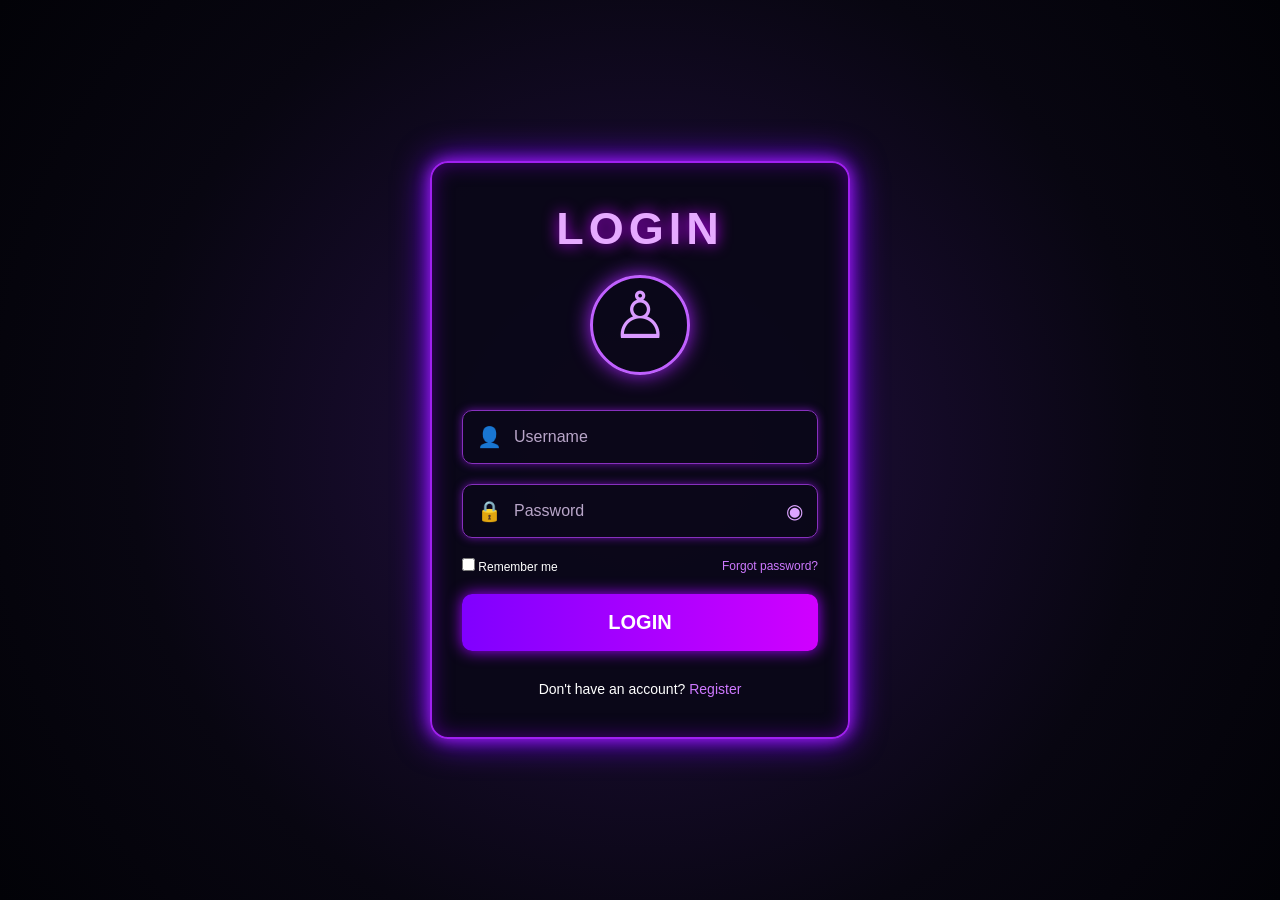
<file: index.html>
<!DOCTYPE html>
<html lang="en">
<head>
    <meta charset="UTF-8">
    <meta name="viewport" content="width=device-width, initial-scale=1.0">
    <title>Neon Login</title>
    <link rel="stylesheet" href="style.css">
</head>
<body>

<div class="login-box">

    <h1>LOGIN</h1>

    <div class="user-icon">♙</div>

    <form onsubmit="login(event)">

        <div class="input-box">
            <span>👤</span>
            <input type="text" id="username"
                   placeholder="Username" required>
        </div>

        <div class="input-box">
            <span>🔒</span>
            <input type="password" id="password"
                   placeholder="Password" required>
            <span class="eye" onclick="togglePassword()">◉</span>
        </div>

        <div class="options">
            <label>
                <input type="checkbox">
                Remember me
            </label>

            <a href="#" onclick="forgotPassword(event)">
                Forgot password?
            </a>
        </div>

        <button type="submit">LOGIN</button>

        <p id="message"></p>

        <div class="register">
            Don't have an account?
            <a href="#" onclick="register(event)">Register</a>
        </div>

    </form>
</div>

<script src="script.js"></script>
</body>
</html>
</file>
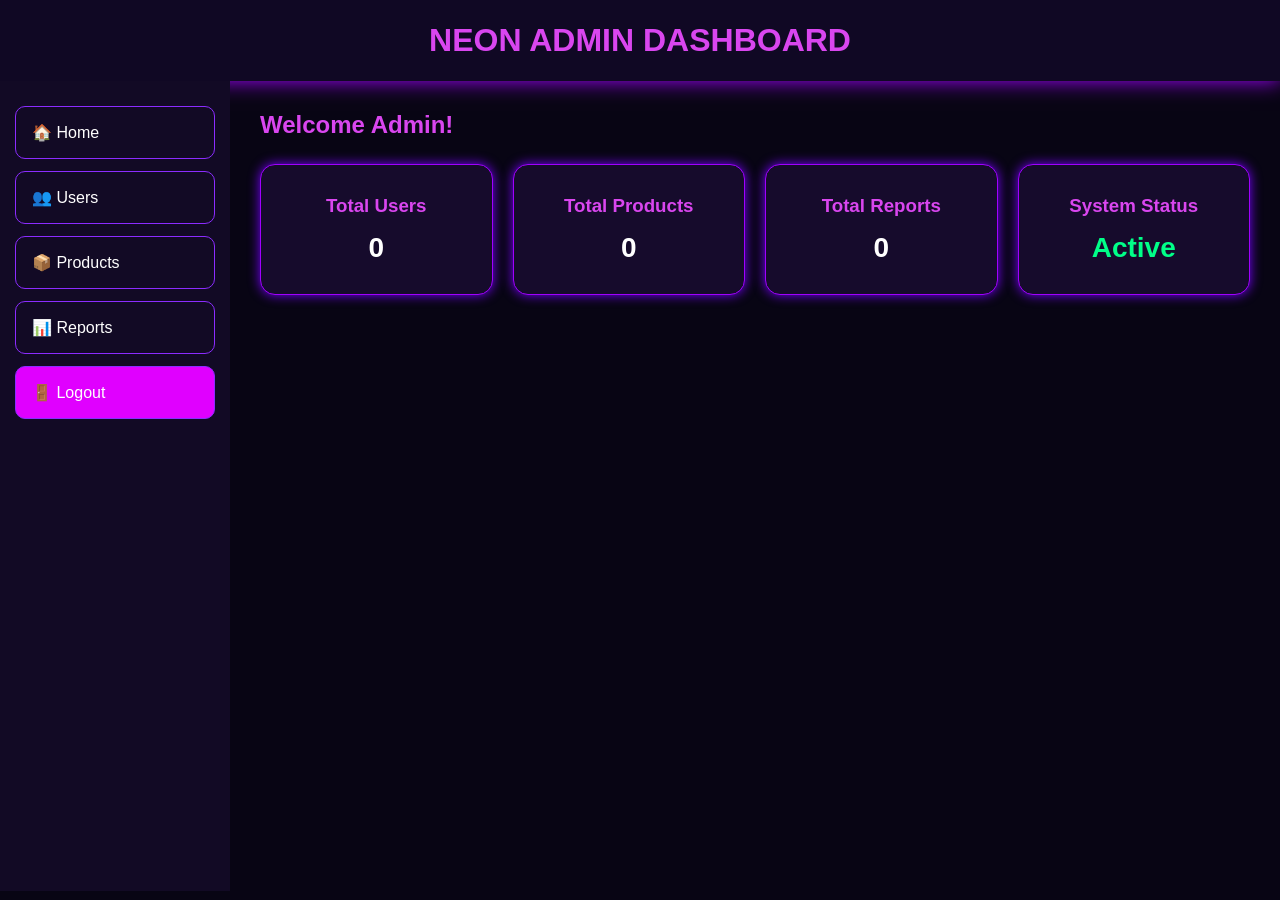
<file: Dashboard.html>
<!DOCTYPE html>
<html lang="en">
<head>
<meta charset="UTF-8">
<meta name="viewport" content="width=device-width, initial-scale=1.0">
<title>Neon Dashboard</title>

<style>
* {
    box-sizing: border-box;
    margin: 0;
    padding: 0;
}

body {
    font-family: Arial, sans-serif;
    background: #080514;
    color: white;
}

header {
    background: #100824;
    padding: 22px;
    text-align: center;
    color: #d946ef;
    box-shadow: 0 0 20px #a000ff;
}

.container {
    display: flex;
    min-height: 90vh;
}

.sidebar {
    width: 230px;
    background: #120a25;
    padding: 25px 15px;
}

.sidebar a {
    display: block;
    color: white;
    text-decoration: none;
    padding: 16px;
    margin-bottom: 12px;
    border: 1px solid #8b2cff;
    border-radius: 10px;
}

.sidebar a:hover {
    background: #a000ff;
    box-shadow: 0 0 15px #a000ff;
}

.main {
    flex: 1;
    padding: 30px;
}

h2 {
    color: #d946ef;
    margin-bottom: 25px;
}

.cards {
    display: grid;
    grid-template-columns:
    repeat(auto-fit, minmax(180px, 1fr));
    gap: 20px;
}

.card {
    background: #160b2c;
    padding: 30px 20px;
    border: 1px solid #a000ff;
    border-radius: 15px;
    box-shadow: 0 0 12px #7700ff;
    text-align: center;
}

.card h3 {
    color: #d946ef;
    margin-bottom: 15px;
}

.card p {
    font-size: 28px;
    font-weight: bold;
}

.logout {
    background: #e000ff !important;
}

@media(max-width:600px) {
    .container {
        flex-direction: column;
    }

    .sidebar {
        width: 100%;
    }

    .main {
        padding: 20px;
    }
}
</style>
</head>

<body>

<header>
    <h1>NEON ADMIN DASHBOARD</h1>
</header>

<div class="container">

    <nav class="sidebar">
        <a href="#home">🏠 Home</a>
        <a href="#users">👥 Users</a>
        <a href="#products">📦 Products</a>
        <a href="#reports">📊 Reports</a>
        <a href="index.html" class="logout"
           onclick="return confirm('Logout?')">
           🚪 Logout
        </a>
    </nav>

    <main class="main" id="home">

        <h2>Welcome Admin!</h2>

        <div class="cards">

            <div class="card" id="users">
                <h3>Total Users</h3>
                <p>0</p>
            </div>

            <div class="card" id="products">
                <h3>Total Products</h3>
                <p>0</p>
            </div>

            <div class="card" id="reports">
                <h3>Total Reports</h3>
                <p>0</p>
            </div>

            <div class="card">
                <h3>System Status</h3>
                <p style="color:#00ff88">
                    Active
                </p>
            </div>

        </div>

    </main>
</div>

</body>
</html>
</file>
<file: style.css>
* {
    margin: 0;
    padding: 0;
    box-sizing: border-box;
}

body {
    min-height: 100vh;
    display: flex;
    justify-content: center;
    align-items: center;
    font-family: Arial, sans-serif;
    background:
      radial-gradient(circle at center,
      #241044, #080611 65%, #020207);
    overflow: hidden;
    padding: 20px;
}

.login-box {
    width: 100%;
    max-width: 420px;
    padding: 40px 30px;
    background: rgba(10, 7, 24, 0.95);
    border: 2px solid #a020f0;
    border-radius: 18px;
    text-align: center;
    box-shadow:
      0 0 15px #a020f0,
      0 0 35px #7200ff,
      inset 0 0 20px #450078;
}

h1 {
    color: #e6aaff;
    font-size: 45px;
    letter-spacing: 5px;
    text-shadow: 0 0 15px #c000ff;
    margin-bottom: 20px;
}

.user-icon {
    width: 100px;
    height: 100px;
    border: 3px solid #c060ff;
    border-radius: 50%;
    color: #d99aff;
    font-size: 65px;
    margin: 20px auto 35px;
    box-shadow: 0 0 20px #a020f0;
}

.input-box {
    display: flex;
    align-items: center;
    border: 1px solid #8730bd;
    border-radius: 10px;
    margin: 20px 0;
    padding: 14px;
    box-shadow: 0 0 8px #6510a0;
}

.input-box span {
    color: #dca4ff;
    font-size: 20px;
}

.input-box input {
    width: 100%;
    background: transparent;
    border: none;
    outline: none;
    color: white;
    font-size: 16px;
    padding-left: 12px;
}

.input-box input::placeholder {
    color: #b9a6c9;
}

.eye {
    cursor: pointer;
    padding-left: 10px;
}

.options {
    display: flex;
    justify-content: space-between;
    align-items: center;
    color: white;
    font-size: 12px;
    gap: 8px;
    margin: 20px 0;
}

.options a, .register a {
    color: #ce79ff;
    text-decoration: none;
}

button {
    width: 100%;
    padding: 17px;
    border: none;
    border-radius: 10px;
    color: white;
    font-size: 20px;
    font-weight: bold;
    background: linear-gradient(90deg,
        #8000ff, #d000ff);
    cursor: pointer;
    box-shadow: 0 0 15px #a000ff;
    transition: 0.3s;
}

button:hover {
    box-shadow: 0 0 30px #d000ff;
    transform: scale(1.02);
}

.register {
    color: white;
    margin-top: 30px;
    font-size: 14px;
}

#message {
    margin-top: 15px;
    color: #c78cff;
}

@media(max-width: 400px) {
    .login-box {
        padding: 30px 20px;
    }

    h1 {
        font-size: 36px;
    }
}
</file>
